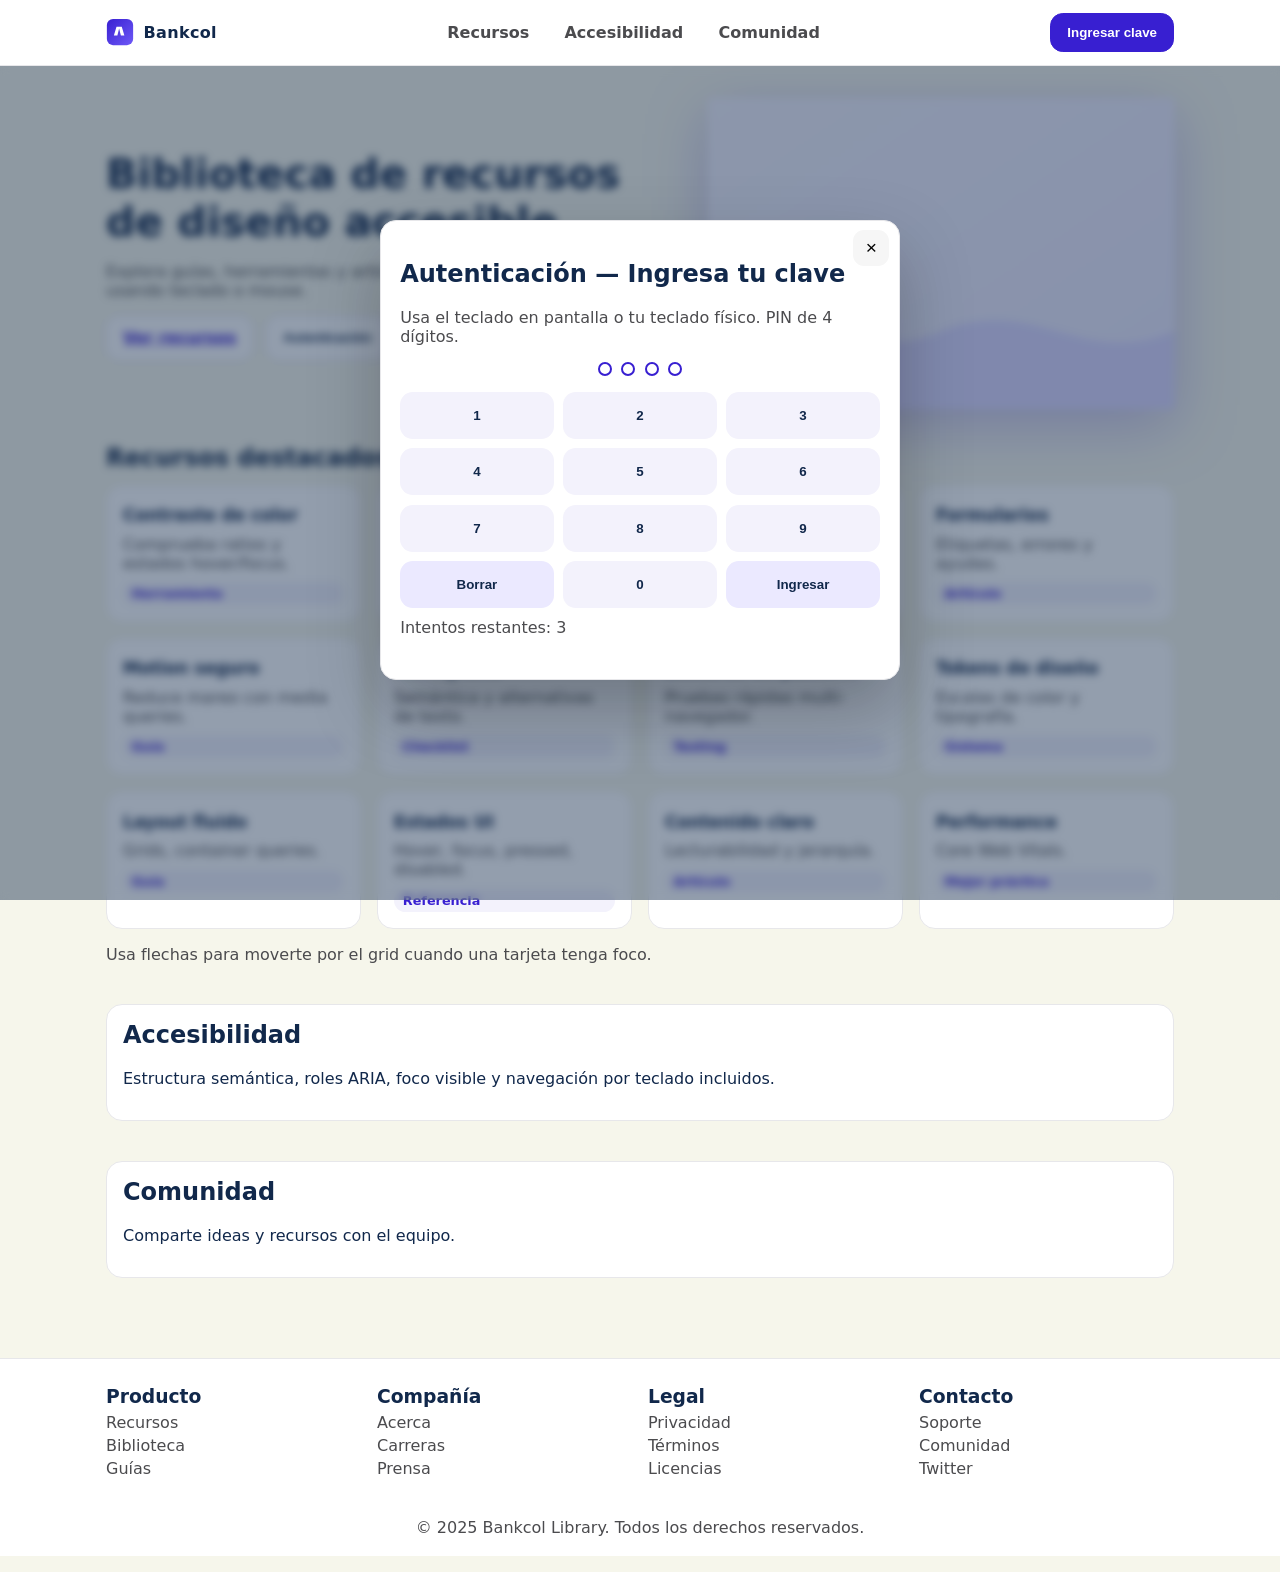
<file: index.html>
<!doctype html>
<html lang="es">
<head>
  <meta charset="utf-8" />
  <meta name="viewport" content="width=device-width, initial-scale=1" />
  <title>Bankcol Library — Proyecto</title>
  <meta name="description" content="UI inspirada en Frontend Practice: Bankcol" />
  <link rel="preconnect" href="." />
  <link rel="stylesheet" href="./styles.css" />
</head>
<body>
  <a class="skip" href="#contenido">Saltar al contenido</a>

  <header class="topbar" role="banner">
    <div class="topbar__inner">
      <a class="brand" href="#" aria-label="Inicio">
        <img src="./assets/logo.svg" width="28" height="28" alt="" />
        <span>Bankcol</span>
      </a>
      <nav class="nav" aria-label="Principal">
        <a class="nav__link" href="#recursos">Recursos</a>
        <a class="nav__link" href="#accesibilidad">Accesibilidad</a>
        <a class="nav__link" href="#comunidad">Comunidad</a>
      </nav>
      <div class="topbar__cta">
        <button id="openAuth" class="btn btn--primary">Ingresar clave</button>
      </div>
    </div>
  </header>

  <main id="contenido" class="shell">
    <section id="hero" class="hero" aria-labelledby="h-title">
      <div class="hero__content">
        <h1 id="h-title">Biblioteca de recursos de diseño accesible</h1>
        <p>Explora guías, herramientas y artículos curados. Interactúa con el grid usando teclado o mouse.</p>
        <div class="hero__actions">
          <a href="#recursos" class="btn">Ver recursos</a>
          <button id="openAuth2" class="btn btn--outline">Autenticación</button>
        </div>
      </div>
      <div class="hero__art" aria-hidden="true">
        <img src="./assets/wave.svg" alt="" />
      </div>
    </section>

    <section id="recursos" class="grid-section" aria-labelledby="rec-title">
      <h2 id="rec-title">Recursos destacados</h2>
      <div id="grid" class="grid" role="grid" aria-describedby="grid-help">
        <!-- 12 cards -->
        <div class="card" role="gridcell" tabindex="0">
          <h3>Contraste de color</h3>
          <p>Comprueba ratios y estados hover/focus.</p>
          <span class="tag">Herramienta</span>
        </div>
        <div class="card" role="gridcell" tabindex="0">
          <h3>Patrones de teclado</h3>
          <p>Navegación accesible con flechas.</p>
          <span class="tag">Guía</span>
        </div>
        <div class="card" role="gridcell" tabindex="0">
          <h3>Componentes ARIA</h3>
          <p>Roles, estados y propiedades.</p>
          <span class="tag">Referencia</span>
        </div>
        <div class="card" role="gridcell" tabindex="0">
          <h3>Formularios</h3>
          <p>Etiquetas, errores y ayudas.</p>
          <span class="tag">Artículo</span>
        </div>
        <div class="card" role="gridcell" tabindex="0">
          <h3>Motion seguro</h3>
          <p>Reduce mareo con media queries.</p>
          <span class="tag">Guía</span>
        </div>
        <div class="card" role="gridcell" tabindex="0">
          <h3>Iconografía</h3>
          <p>Semántica y alternativas de texto.</p>
          <span class="tag">Checklist</span>
        </div>
        <div class="card" role="gridcell" tabindex="0">
          <h3>Lectores de pantalla</h3>
          <p>Pruebas rápidas multi-navegador.</p>
          <span class="tag">Testing</span>
        </div>
        <div class="card" role="gridcell" tabindex="0">
          <h3>Tokens de diseño</h3>
          <p>Escalas de color y tipografía.</p>
          <span class="tag">Sistema</span>
        </div>
        <div class="card" role="gridcell" tabindex="0">
          <h3>Layout fluido</h3>
          <p>Grids, container queries.</p>
          <span class="tag">Guía</span>
        </div>
        <div class="card" role="gridcell" tabindex="0">
          <h3>Estados UI</h3>
          <p>Hover, focus, pressed, disabled.</p>
          <span class="tag">Referencia</span>
        </div>
        <div class="card" role="gridcell" tabindex="0">
          <h3>Contenido claro</h3>
          <p>Lecturabilidad y jerarquía.</p>
          <span class="tag">Artículo</span>
        </div>
        <div class="card" role="gridcell" tabindex="0">
          <h3>Performance</h3>
          <p>Core Web Vitals.</p>
          <span class="tag">Mejor práctica</span>
        </div>
      </div>
      <p id="grid-help" class="muted">Usa flechas para moverte por el grid cuando una tarjeta tenga foco.</p>
    </section>

    <section id="accesibilidad" class="info">
      <h2>Accesibilidad</h2>
      <p>Estructura semántica, roles ARIA, foco visible y navegación por teclado incluidos.</p>
    </section>

    <section id="comunidad" class="info">
      <h2>Comunidad</h2>
      <p>Comparte ideas y recursos con el equipo.</p>
    </section>
  </main>

  <footer class="site-footer" role="contentinfo">
    <div class="foot-grid">
      <section>
        <h3>Producto</h3>
        <ul>
          <li><a href="#">Recursos</a></li>
          <li><a href="#">Biblioteca</a></li>
          <li><a href="#">Guías</a></li>
        </ul>
      </section>
      <section>
        <h3>Compañía</h3>
        <ul>
          <li><a href="#">Acerca</a></li>
          <li><a href="#">Carreras</a></li>
          <li><a href="#">Prensa</a></li>
        </ul>
      </section>
      <section>
        <h3>Legal</h3>
        <ul>
          <li><a href="#">Privacidad</a></li>
          <li><a href="#">Términos</a></li>
          <li><a href="#">Licencias</a></li>
        </ul>
      </section>
      <section>
        <h3>Contacto</h3>
        <ul>
          <li><a href="#">Soporte</a></li>
          <li><a href="#">Comunidad</a></li>
          <li><a href="#">Twitter</a></li>
        </ul>
      </section>
    </div>
    <p class="copy">© 2025 Bankcol Library. Todos los derechos reservados.</p>
  </footer>

  <!-- Modal Autenticación (UI de clave banco) -->
  <div id="auth" class="modal" role="dialog" aria-modal="true" aria-labelledby="auth-title" hidden>
    <div class="modal__panel">
      <button id="closeAuth" class="modal__close" aria-label="Cerrar">×</button>
      <h2 id="auth-title">Autenticación — Ingresa tu clave</h2>
      <p class="muted">Usa el teclado en pantalla o tu teclado físico. PIN de 4 dígitos.</p>

      <div class="pin">
        <div class="pin__display" aria-live="polite" aria-atomic="true">
          <span class="dot" data-i="0"></span>
          <span class="dot" data-i="1"></span>
          <span class="dot" data-i="2"></span>
          <span class="dot" data-i="3"></span>
        </div>

        <div class="keypad" role="group" aria-label="Teclado numérico">
          <button class="key" data-key="1">1</button>
          <button class="key" data-key="2">2</button>
          <button class="key" data-key="3">3</button>
          <button class="key" data-key="4">4</button>
          <button class="key" data-key="5">5</button>
          <button class="key" data-key="6">6</button>
          <button class="key" data-key="7">7</button>
          <button class="key" data-key="8">8</button>
          <button class="key" data-key="9">9</button>
          <button class="key action" data-action="clear">Borrar</button>
          <button class="key" data-key="0">0</button>
          <button class="key action" data-action="enter">Ingresar</button>
        </div>

        <p class="hint">Intentos restantes: <span id="tries">3</span></p>
        <p id="message" class="message" role="alert" aria-live="assertive"></p>
      </div>
    </div>
  </div>

  <script src="./main.js"></script>
</body>
</html>
</file>
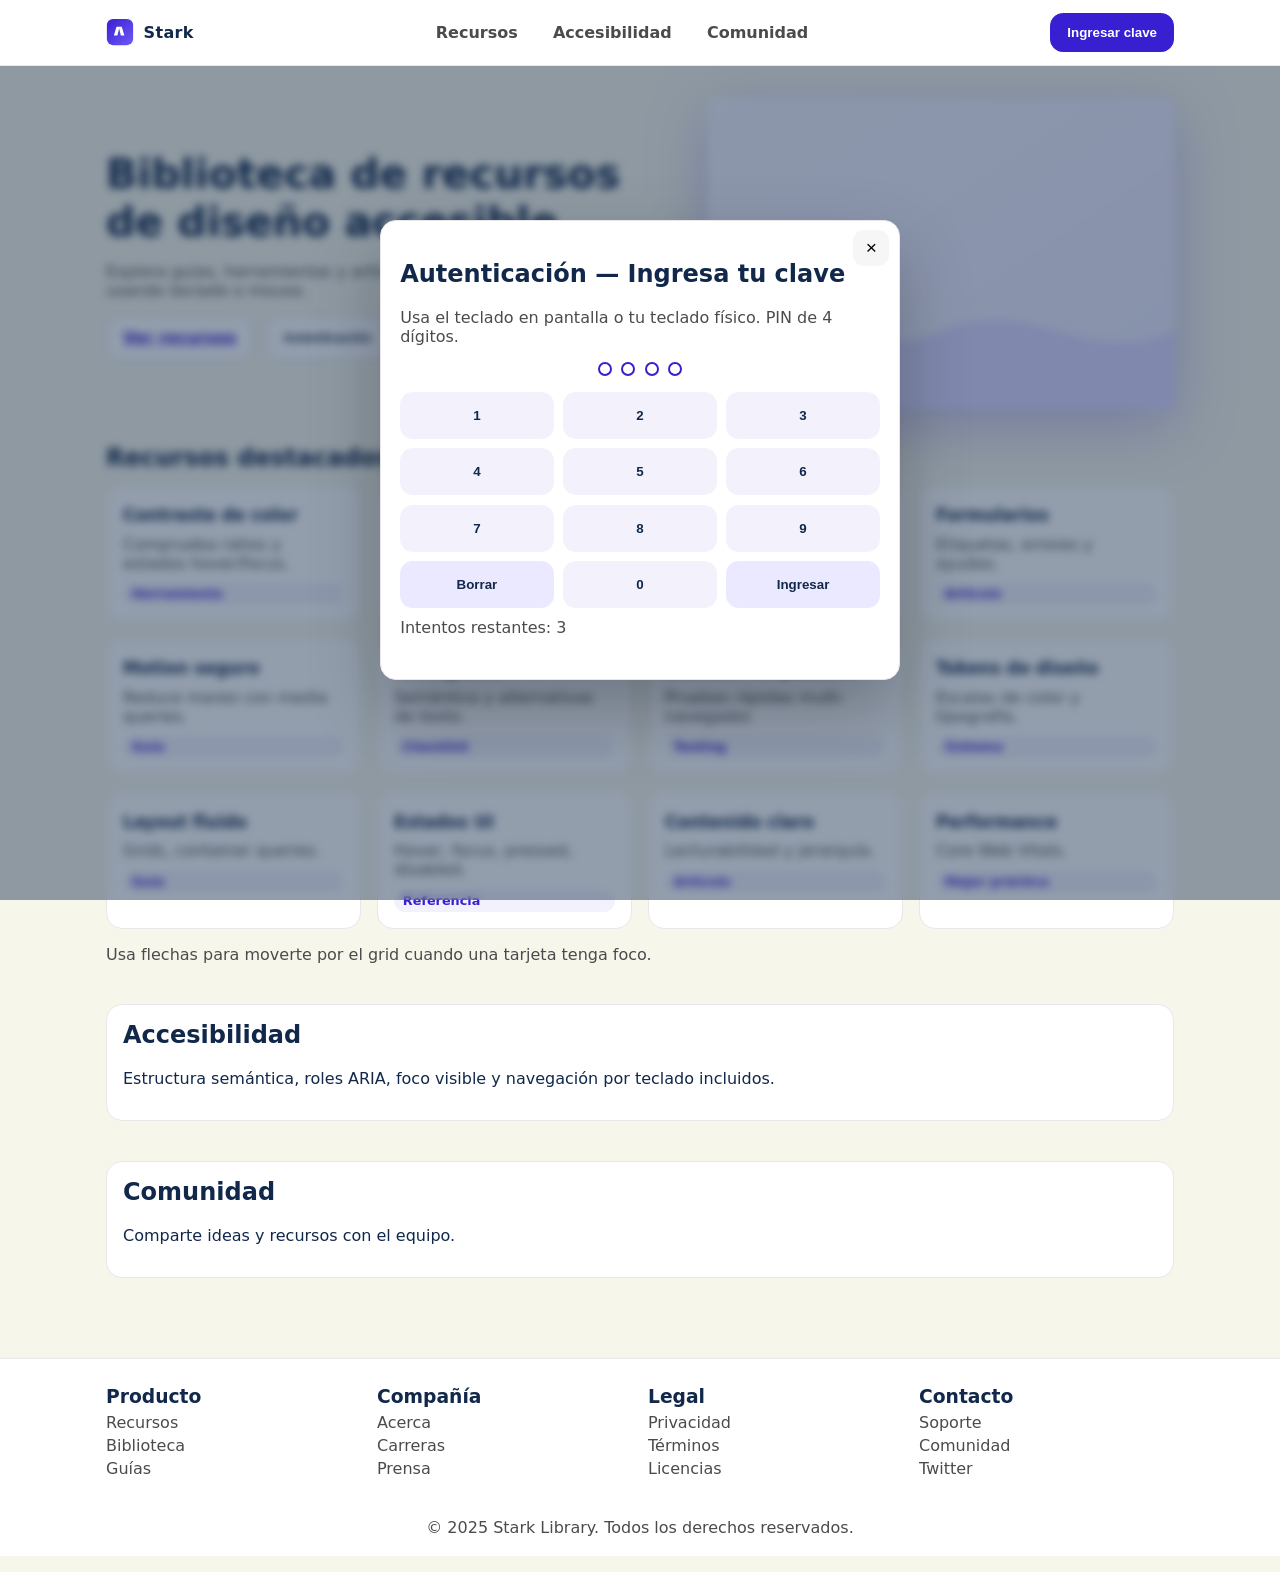
<file: stark-ui/index.html>
<!doctype html>
<html lang="es">
<head>
  <meta charset="utf-8" />
  <meta name="viewport" content="width=device-width, initial-scale=1" />
  <title>Stark Library — Proyecto</title>
  <meta name="description" content="UI inspirada en Frontend Practice: Stark" />
  <link rel="preconnect" href="." />
  <link rel="stylesheet" href="./styles.css" />
</head>
<body>
  <a class="skip" href="#contenido">Saltar al contenido</a>

  <header class="topbar" role="banner">
    <div class="topbar__inner">
      <a class="brand" href="#" aria-label="Inicio">
        <img src="./assets/logo.svg" width="28" height="28" alt="" />
        <span>Stark</span>
      </a>
      <nav class="nav" aria-label="Principal">
        <a class="nav__link" href="#recursos">Recursos</a>
        <a class="nav__link" href="#accesibilidad">Accesibilidad</a>
        <a class="nav__link" href="#comunidad">Comunidad</a>
      </nav>
      <div class="topbar__cta">
        <button id="openAuth" class="btn btn--primary">Ingresar clave</button>
      </div>
    </div>
  </header>

  <main id="contenido" class="shell">
    <section id="hero" class="hero" aria-labelledby="h-title">
      <div class="hero__content">
        <h1 id="h-title">Biblioteca de recursos de diseño accesible</h1>
        <p>Explora guías, herramientas y artículos curados. Interactúa con el grid usando teclado o mouse.</p>
        <div class="hero__actions">
          <a href="#recursos" class="btn">Ver recursos</a>
          <button id="openAuth2" class="btn btn--outline">Autenticación</button>
        </div>
      </div>
      <div class="hero__art" aria-hidden="true">
        <img src="./assets/wave.svg" alt="" />
      </div>
    </section>

    <section id="recursos" class="grid-section" aria-labelledby="rec-title">
      <h2 id="rec-title">Recursos destacados</h2>
      <div id="grid" class="grid" role="grid" aria-describedby="grid-help">
        <!-- 12 cards -->
        <div class="card" role="gridcell" tabindex="0">
          <h3>Contraste de color</h3>
          <p>Comprueba ratios y estados hover/focus.</p>
          <span class="tag">Herramienta</span>
        </div>
        <div class="card" role="gridcell" tabindex="0">
          <h3>Patrones de teclado</h3>
          <p>Navegación accesible con flechas.</p>
          <span class="tag">Guía</span>
        </div>
        <div class="card" role="gridcell" tabindex="0">
          <h3>Componentes ARIA</h3>
          <p>Roles, estados y propiedades.</p>
          <span class="tag">Referencia</span>
        </div>
        <div class="card" role="gridcell" tabindex="0">
          <h3>Formularios</h3>
          <p>Etiquetas, errores y ayudas.</p>
          <span class="tag">Artículo</span>
        </div>
        <div class="card" role="gridcell" tabindex="0">
          <h3>Motion seguro</h3>
          <p>Reduce mareo con media queries.</p>
          <span class="tag">Guía</span>
        </div>
        <div class="card" role="gridcell" tabindex="0">
          <h3>Iconografía</h3>
          <p>Semántica y alternativas de texto.</p>
          <span class="tag">Checklist</span>
        </div>
        <div class="card" role="gridcell" tabindex="0">
          <h3>Lectores de pantalla</h3>
          <p>Pruebas rápidas multi-navegador.</p>
          <span class="tag">Testing</span>
        </div>
        <div class="card" role="gridcell" tabindex="0">
          <h3>Tokens de diseño</h3>
          <p>Escalas de color y tipografía.</p>
          <span class="tag">Sistema</span>
        </div>
        <div class="card" role="gridcell" tabindex="0">
          <h3>Layout fluido</h3>
          <p>Grids, container queries.</p>
          <span class="tag">Guía</span>
        </div>
        <div class="card" role="gridcell" tabindex="0">
          <h3>Estados UI</h3>
          <p>Hover, focus, pressed, disabled.</p>
          <span class="tag">Referencia</span>
        </div>
        <div class="card" role="gridcell" tabindex="0">
          <h3>Contenido claro</h3>
          <p>Lecturabilidad y jerarquía.</p>
          <span class="tag">Artículo</span>
        </div>
        <div class="card" role="gridcell" tabindex="0">
          <h3>Performance</h3>
          <p>Core Web Vitals.</p>
          <span class="tag">Mejor práctica</span>
        </div>
      </div>
      <p id="grid-help" class="muted">Usa flechas para moverte por el grid cuando una tarjeta tenga foco.</p>
    </section>

    <section id="accesibilidad" class="info">
      <h2>Accesibilidad</h2>
      <p>Estructura semántica, roles ARIA, foco visible y navegación por teclado incluidos.</p>
    </section>

    <section id="comunidad" class="info">
      <h2>Comunidad</h2>
      <p>Comparte ideas y recursos con el equipo.</p>
    </section>
  </main>

  <footer class="site-footer" role="contentinfo">
    <div class="foot-grid">
      <section>
        <h3>Producto</h3>
        <ul>
          <li><a href="#">Recursos</a></li>
          <li><a href="#">Biblioteca</a></li>
          <li><a href="#">Guías</a></li>
        </ul>
      </section>
      <section>
        <h3>Compañía</h3>
        <ul>
          <li><a href="#">Acerca</a></li>
          <li><a href="#">Carreras</a></li>
          <li><a href="#">Prensa</a></li>
        </ul>
      </section>
      <section>
        <h3>Legal</h3>
        <ul>
          <li><a href="#">Privacidad</a></li>
          <li><a href="#">Términos</a></li>
          <li><a href="#">Licencias</a></li>
        </ul>
      </section>
      <section>
        <h3>Contacto</h3>
        <ul>
          <li><a href="#">Soporte</a></li>
          <li><a href="#">Comunidad</a></li>
          <li><a href="#">Twitter</a></li>
        </ul>
      </section>
    </div>
    <p class="copy">© 2025 Stark Library. Todos los derechos reservados.</p>
  </footer>

  <!-- Modal Autenticación (UI de clave banco) -->
  <div id="auth" class="modal" role="dialog" aria-modal="true" aria-labelledby="auth-title" hidden>
    <div class="modal__panel">
      <button id="closeAuth" class="modal__close" aria-label="Cerrar">×</button>
      <h2 id="auth-title">Autenticación — Ingresa tu clave</h2>
      <p class="muted">Usa el teclado en pantalla o tu teclado físico. PIN de 4 dígitos.</p>

      <div class="pin">
        <div class="pin__display" aria-live="polite" aria-atomic="true">
          <span class="dot" data-i="0"></span>
          <span class="dot" data-i="1"></span>
          <span class="dot" data-i="2"></span>
          <span class="dot" data-i="3"></span>
        </div>

        <div class="keypad" role="group" aria-label="Teclado numérico">
          <button class="key" data-key="1">1</button>
          <button class="key" data-key="2">2</button>
          <button class="key" data-key="3">3</button>
          <button class="key" data-key="4">4</button>
          <button class="key" data-key="5">5</button>
          <button class="key" data-key="6">6</button>
          <button class="key" data-key="7">7</button>
          <button class="key" data-key="8">8</button>
          <button class="key" data-key="9">9</button>
          <button class="key action" data-action="clear">Borrar</button>
          <button class="key" data-key="0">0</button>
          <button class="key action" data-action="enter">Ingresar</button>
        </div>

        <p class="hint">Intentos restantes: <span id="tries">3</span></p>
        <p id="message" class="message" role="alert" aria-live="assertive"></p>
      </div>
    </div>
  </div>

  <script src="./main.js"></script>
</body>
</html>
</file>
<file: styles.css>
:root{
  --bg:#f6f6eb; --ink:#11284b; --muted:#4b4b4e; --brand:#381fd1; --accent:#6e59f7;
  --card:#ffffff; --soft:#f3f2fc; --ring: 2px solid rgba(56,31,209,.35);
}
*{box-sizing:border-box}
html{scroll-behavior:smooth}
body{margin:0;font-family:system-ui,-apple-system,Segoe UI,Roboto,Helvetica,Arial,sans-serif;background:var(--bg);color:var(--ink)}
img{max-width:100%;height:auto;display:block}

.skip{position:absolute;left:-9999px;top:auto;width:1px;height:1px;overflow:hidden}
.skip:focus{left:1rem;top:1rem;width:auto;height:auto;background:#fff;padding:.5rem .75rem;border-radius:.5rem;box-shadow:0 6px 20px rgba(0,0,0,.15)}

.topbar{position:sticky;top:0;background:#fff;border-bottom:1px solid #e7e7ea;z-index:20}
.topbar__inner{display:flex;align-items:center;justify-content:space-between;gap:1rem;max-width:1100px;margin:0 auto;padding:.8rem 1rem}
.brand{display:flex;align-items:center;gap:.6rem;text-decoration:none;color:var(--ink);font-weight:800;letter-spacing:.02em}
.nav{display:flex;gap:.6rem;align-items:center}
.nav__link{padding:.5rem .8rem;border-radius:.6rem;text-decoration:none;color:var(--muted);font-weight:600}
.nav__link:hover{background:var(--soft);color:var(--ink)}

.btn{display:inline-flex;align-items:center;gap:.5rem;padding:.7rem 1rem;border-radius:.8rem;border:1px solid #d7d6f7;background:#fff;color:var(--brand);font-weight:700;cursor:pointer}
.btn:hover{background:var(--soft)}
.btn--primary{background:var(--brand);color:#fff;border-color:var(--brand)}
.btn--primary:hover{filter:brightness(1.04)}
.btn--outline{background:#fff;color:var(--ink)}

.shell{max-width:1100px;margin:0 auto;padding:2rem 1rem}
.hero{display:grid;grid-template-columns:1.1fr .9fr;gap:2rem;align-items:center}
.hero__content h1{font-size:clamp(1.8rem,3.2vw,3rem);margin:.2rem 0 .6rem}
.hero__content p{color:var(--muted);max-width:62ch}
.hero__actions{display:flex;gap:.8rem;margin-top:1rem}
.hero__art{filter:drop-shadow(0 16px 30px rgba(56,31,209,.25))}
@media (max-width:900px){.hero{grid-template-columns:1fr}.hero__art{order:-1}}

.grid-section{margin-top:2.2rem}
.grid-section h2{margin:0 0 .8rem}
.grid{display:grid;grid-template-columns:repeat(4,1fr);gap:1rem}
@media (max-width:1000px){.grid{grid-template-columns:repeat(3,1fr)}}
@media (max-width:700px){.grid{grid-template-columns:repeat(2,1fr)}}
@media (max-width:420px){.grid{grid-template-columns:1fr}}

.card{background:var(--card);border:1px solid #e7e7ea;border-radius:1rem;padding:1rem;min-height:120px;display:grid;align-content:start;gap:.4rem;outline:none;position:relative;overflow:hidden}
.card:focus{box-shadow:0 0 0 3px rgba(56,31,209,.25)}
.card:hover{transform:translateY(-2px);transition:transform .15s ease}
.card h3{margin:.2rem 0 .2rem;font-size:1.05rem}
.card p{margin:0;color:var(--muted)}
.tag{margin-top:.2rem;display:inline-block;padding:.25rem .55rem;border-radius:999px;background:var(--soft);color:var(--brand);font-weight:700;font-size:.8rem}

.info{margin-top:2.5rem;background:#fff;border:1px solid #e7e7ea;border-radius:1rem;padding:1rem}
.info h2{margin-top:0}

.site-footer{margin-top:3rem;background:#fff;border-top:1px solid #e7e7ea}
.foot-grid{display:grid;grid-template-columns:repeat(4,1fr);gap:1rem;max-width:1100px;margin:0 auto;padding:1.5rem 1rem}
.foot-grid h3{margin:.2rem 0 .4rem}
.foot-grid ul{list-style:none;margin:0;padding:0;display:grid;gap:.25rem}
.foot-grid a{text-decoration:none;color:var(--muted)}
.foot-grid a:hover{color:var(--ink)}
.copy{text-align:center;color:var(--muted);padding:0 1rem 1.2rem}

.muted{color:var(--muted)}

/* Modal */
.modal{position:fixed;inset:0;display:grid;place-items:center;background:rgba(17,40,75,.45);backdrop-filter:blur(4px)}
.modal__panel{width:min(520px,92vw);background:#fff;border:1px solid #e7e7ea;border-radius:1rem;padding:1.2rem;box-shadow:0 30px 70px rgba(0,0,0,.25);position:relative}
.modal__close{position:absolute;top:.6rem;right:.6rem;border:none;background:#f6f6f6;border-radius:.7rem;width:36px;height:36px;cursor:pointer;font-size:1.2rem}
.modal__close:focus{outline:var(--ring)}

/* PIN UI (inspirado en CodePen) */
.pin{margin-top:.4rem}
.pin__display{display:flex;gap:.6rem;justify-content:center;margin:0 auto 1rem}
.dot{width:14px;height:14px;border-radius:50%;border:2px solid var(--brand);display:inline-block}
.dot.filled{background:var(--brand)}
.keypad{display:grid;grid-template-columns:repeat(3,1fr);gap:.6rem}
.key{padding:1rem 0;border:none;border-radius:.8rem;background:#f3f2fc;color:var(--ink);font-weight:800;cursor:pointer}
.key:hover{filter:brightness(1.02)}
.key.action{background:#ebe9ff}
.hint{margin:.6rem 0 0;color:var(--muted)}
.message{min-height:1.2rem;margin:.25rem 0 0;font-weight:700}
.message.ok{color:#16a34a}
.message.err{color:#dc2626}
.locked{opacity:.65;pointer-events:none}
.shake{animation:shake .35s}
@keyframes shake{10%,90%{transform:translateX(-2px)}20%,80%{transform:translateX(4px)}30%,50%,70%{transform:translateX(-8px)}40%,60%{transform:translateX(8px)}}
</file>
<file: stark-ui/styles.css>
:root{
  --bg:#f6f6eb; --ink:#11284b; --muted:#4b4b4e; --brand:#381fd1; --accent:#6e59f7;
  --card:#ffffff; --soft:#f3f2fc; --ring: 2px solid rgba(56,31,209,.35);
}
*{box-sizing:border-box}
html{scroll-behavior:smooth}
body{margin:0;font-family:system-ui,-apple-system,Segoe UI,Roboto,Helvetica,Arial,sans-serif;background:var(--bg);color:var(--ink)}
img{max-width:100%;height:auto;display:block}

.skip{position:absolute;left:-9999px;top:auto;width:1px;height:1px;overflow:hidden}
.skip:focus{left:1rem;top:1rem;width:auto;height:auto;background:#fff;padding:.5rem .75rem;border-radius:.5rem;box-shadow:0 6px 20px rgba(0,0,0,.15)}

.topbar{position:sticky;top:0;background:#fff;border-bottom:1px solid #e7e7ea;z-index:20}
.topbar__inner{display:flex;align-items:center;justify-content:space-between;gap:1rem;max-width:1100px;margin:0 auto;padding:.8rem 1rem}
.brand{display:flex;align-items:center;gap:.6rem;text-decoration:none;color:var(--ink);font-weight:800;letter-spacing:.02em}
.nav{display:flex;gap:.6rem;align-items:center}
.nav__link{padding:.5rem .8rem;border-radius:.6rem;text-decoration:none;color:var(--muted);font-weight:600}
.nav__link:hover{background:var(--soft);color:var(--ink)}

.btn{display:inline-flex;align-items:center;gap:.5rem;padding:.7rem 1rem;border-radius:.8rem;border:1px solid #d7d6f7;background:#fff;color:var(--brand);font-weight:700;cursor:pointer}
.btn:hover{background:var(--soft)}
.btn--primary{background:var(--brand);color:#fff;border-color:var(--brand)}
.btn--primary:hover{filter:brightness(1.04)}
.btn--outline{background:#fff;color:var(--ink)}

.shell{max-width:1100px;margin:0 auto;padding:2rem 1rem}
.hero{display:grid;grid-template-columns:1.1fr .9fr;gap:2rem;align-items:center}
.hero__content h1{font-size:clamp(1.8rem,3.2vw,3rem);margin:.2rem 0 .6rem}
.hero__content p{color:var(--muted);max-width:62ch}
.hero__actions{display:flex;gap:.8rem;margin-top:1rem}
.hero__art{filter:drop-shadow(0 16px 30px rgba(56,31,209,.25))}
@media (max-width:900px){.hero{grid-template-columns:1fr}.hero__art{order:-1}}

.grid-section{margin-top:2.2rem}
.grid-section h2{margin:0 0 .8rem}
.grid{display:grid;grid-template-columns:repeat(4,1fr);gap:1rem}
@media (max-width:1000px){.grid{grid-template-columns:repeat(3,1fr)}}
@media (max-width:700px){.grid{grid-template-columns:repeat(2,1fr)}}
@media (max-width:420px){.grid{grid-template-columns:1fr}}

.card{background:var(--card);border:1px solid #e7e7ea;border-radius:1rem;padding:1rem;min-height:120px;display:grid;align-content:start;gap:.4rem;outline:none;position:relative;overflow:hidden}
.card:focus{box-shadow:0 0 0 3px rgba(56,31,209,.25)}
.card:hover{transform:translateY(-2px);transition:transform .15s ease}
.card h3{margin:.2rem 0 .2rem;font-size:1.05rem}
.card p{margin:0;color:var(--muted)}
.tag{margin-top:.2rem;display:inline-block;padding:.25rem .55rem;border-radius:999px;background:var(--soft);color:var(--brand);font-weight:700;font-size:.8rem}

.info{margin-top:2.5rem;background:#fff;border:1px solid #e7e7ea;border-radius:1rem;padding:1rem}
.info h2{margin-top:0}

.site-footer{margin-top:3rem;background:#fff;border-top:1px solid #e7e7ea}
.foot-grid{display:grid;grid-template-columns:repeat(4,1fr);gap:1rem;max-width:1100px;margin:0 auto;padding:1.5rem 1rem}
.foot-grid h3{margin:.2rem 0 .4rem}
.foot-grid ul{list-style:none;margin:0;padding:0;display:grid;gap:.25rem}
.foot-grid a{text-decoration:none;color:var(--muted)}
.foot-grid a:hover{color:var(--ink)}
.copy{text-align:center;color:var(--muted);padding:0 1rem 1.2rem}

.muted{color:var(--muted)}

/* Modal */
.modal{position:fixed;inset:0;display:grid;place-items:center;background:rgba(17,40,75,.45);backdrop-filter:blur(4px)}
.modal__panel{width:min(520px,92vw);background:#fff;border:1px solid #e7e7ea;border-radius:1rem;padding:1.2rem;box-shadow:0 30px 70px rgba(0,0,0,.25);position:relative}
.modal__close{position:absolute;top:.6rem;right:.6rem;border:none;background:#f6f6f6;border-radius:.7rem;width:36px;height:36px;cursor:pointer;font-size:1.2rem}
.modal__close:focus{outline:var(--ring)}

/* PIN UI (inspirado en CodePen) */
.pin{margin-top:.4rem}
.pin__display{display:flex;gap:.6rem;justify-content:center;margin:0 auto 1rem}
.dot{width:14px;height:14px;border-radius:50%;border:2px solid var(--brand);display:inline-block}
.dot.filled{background:var(--brand)}
.keypad{display:grid;grid-template-columns:repeat(3,1fr);gap:.6rem}
.key{padding:1rem 0;border:none;border-radius:.8rem;background:#f3f2fc;color:var(--ink);font-weight:800;cursor:pointer}
.key:hover{filter:brightness(1.02)}
.key.action{background:#ebe9ff}
.hint{margin:.6rem 0 0;color:var(--muted)}
.message{min-height:1.2rem;margin:.25rem 0 0;font-weight:700}
.message.ok{color:#16a34a}
.message.err{color:#dc2626}
.locked{opacity:.65;pointer-events:none}
.shake{animation:shake .35s}
@keyframes shake{10%,90%{transform:translateX(-2px)}20%,80%{transform:translateX(4px)}30%,50%,70%{transform:translateX(-8px)}40%,60%{transform:translateX(8px)}}
</file>
